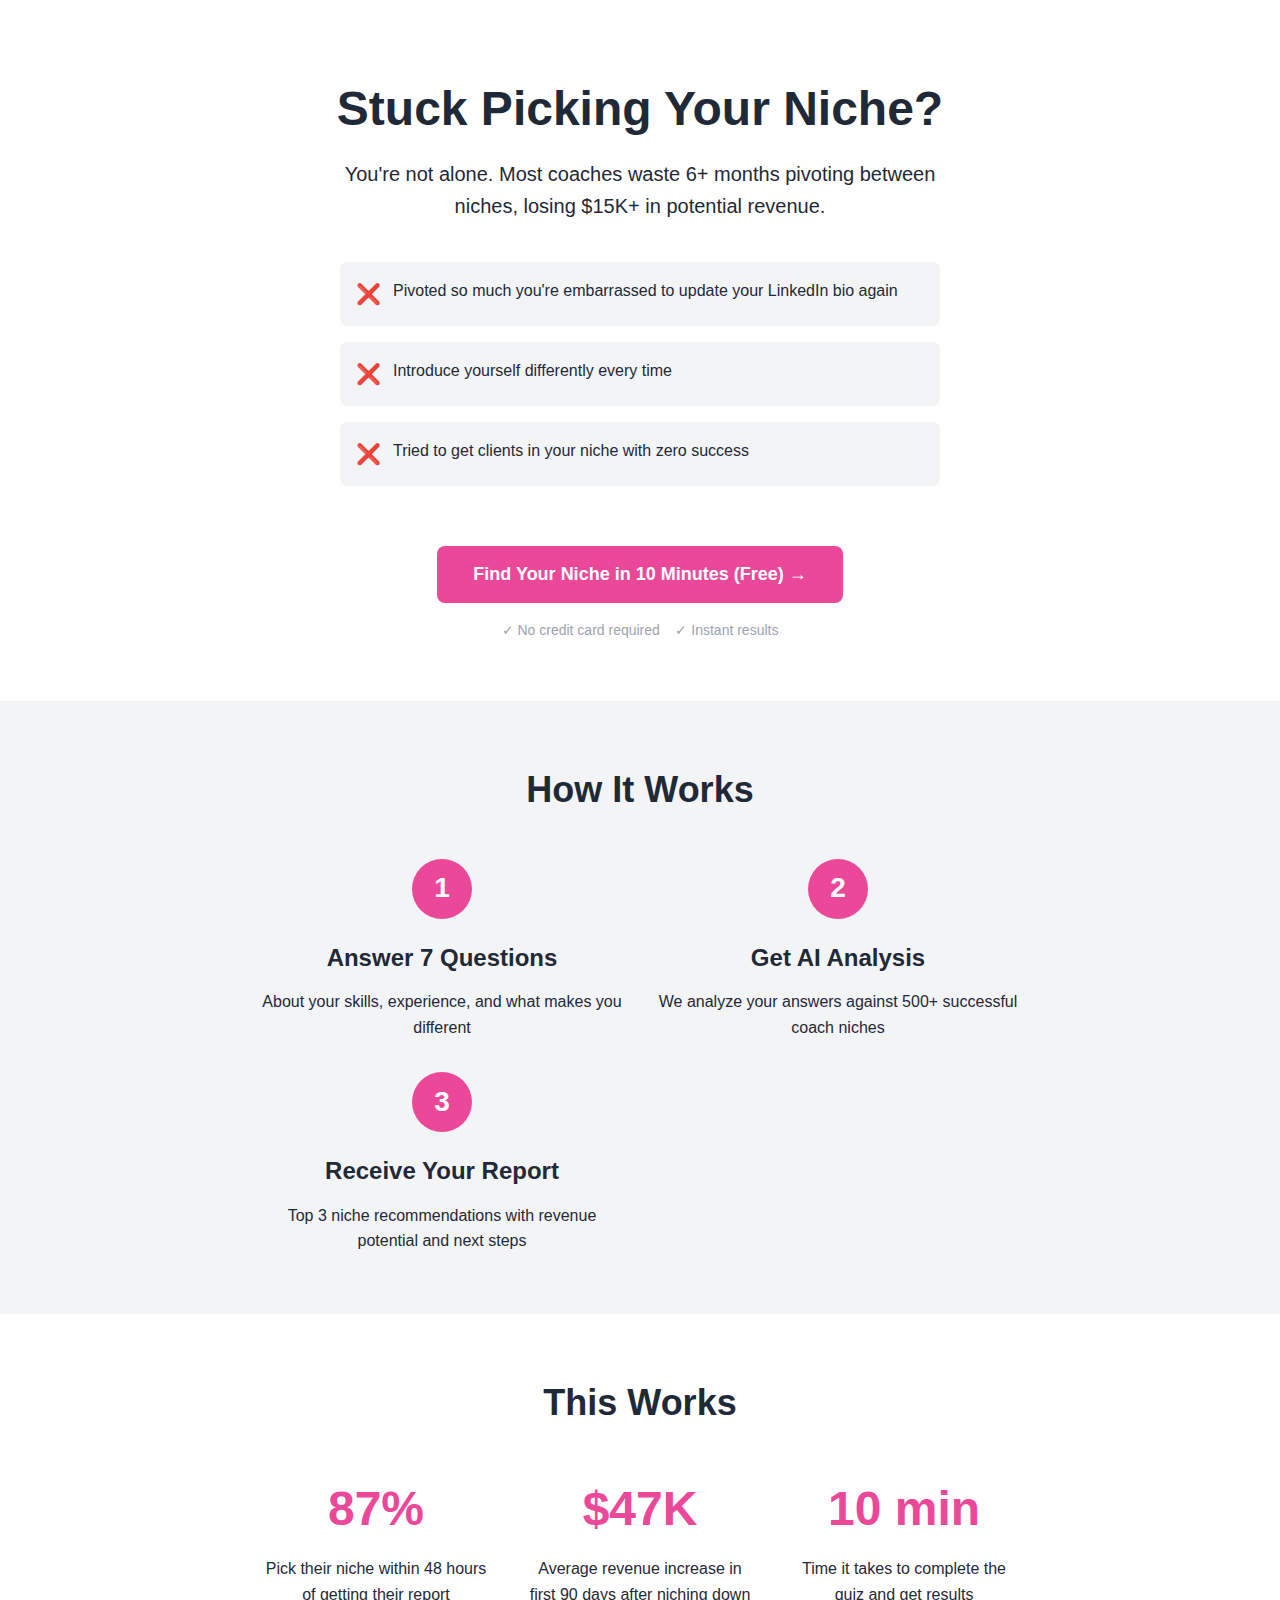
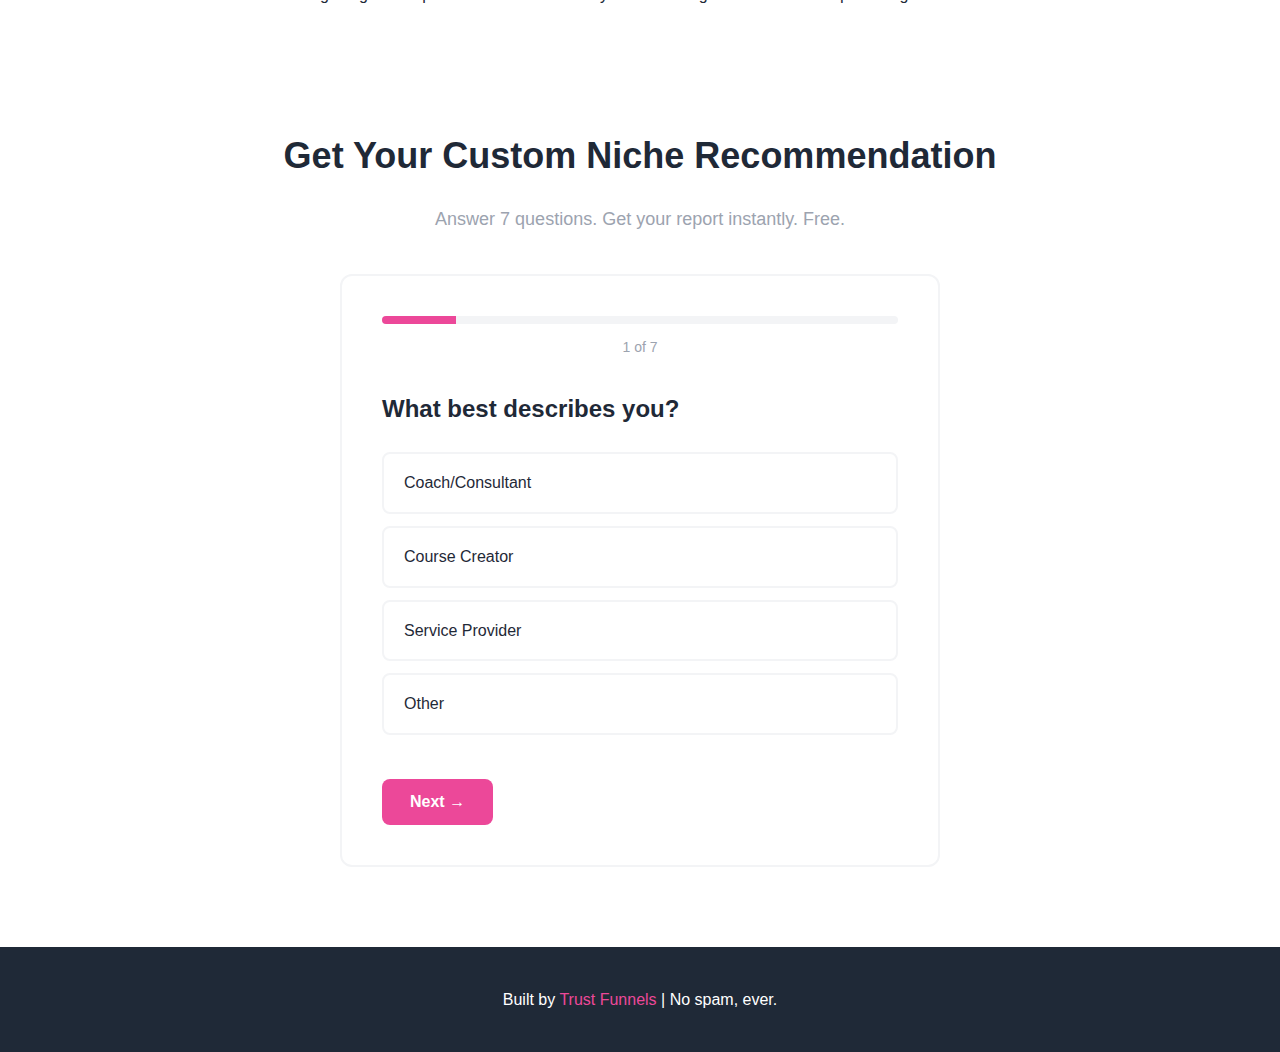
<file: index.html>
<!DOCTYPE html>
<html lang="en">
<head>
    <meta charset="UTF-8">
    <meta name="viewport" content="width=device-width, initial-scale=1.0">
    <title>Find Your Profitable Niche in 10 Minutes (Free)</title>
    <meta name="description" content="Stop pivoting. Get a data-backed niche recommendation based on your actual skills and experience.">
    
    <!-- Google Tag Manager - REPLACE WITH YOUR GTM ID -->
    <script>(function(w,d,s,l,i){w[l]=w[l]||[];w[l].push({'gtm.start':
    new Date().getTime(),event:'gtm.js'});var f=d.getElementsByTagName(s)[0],
    j=d.createElement(s),dl=l!='dataLayer'?'&l='+l:'';j.async=true;j.src=
    'https://www.googletagmanager.com/gtm.js?id='+i+dl;f.parentNode.insertBefore(j,f);
    })(window,document,'script','dataLayer','GTM-XXXXXXX');</script>
    <!-- End Google Tag Manager -->
    
    <link rel="stylesheet" href="styles.css">
</head>
<body>
    <!-- Google Tag Manager (noscript) -->
    <noscript><iframe src="https://www.googletagmanager.com/ns.html?id=GTM-XXXXXXX"
    height="0" width="0" style="display:none;visibility:hidden"></iframe></noscript>
    <!-- End Google Tag Manager (noscript) -->

    <!-- Hero Section -->
    <section class="hero">
        <div class="container">
            <h1>Stuck Picking Your Niche?</h1>
            <p class="subheadline">You're not alone. Most coaches waste 6+ months pivoting between niches, losing $15K+ in potential revenue.</p>
            
            <div class="pain-points">
                <div class="pain-point">
                    <span class="icon">❌</span>
                    <p>Pivoted so much you're embarrassed to update your LinkedIn bio again</p>
                </div>
                <div class="pain-point">
                    <span class="icon">❌</span>
                    <p>Introduce yourself differently every time</p>
                </div>
                <div class="pain-point">
                    <span class="icon">❌</span>
                    <p>Tried to get clients in your niche with zero success</p>
                </div>
            </div>

            <button class="cta-button" onclick="scrollToQuiz()">Find Your Niche in 10 Minutes (Free) →</button>
            <p class="trust-line">✓ No credit card required &nbsp;&nbsp; ✓ Instant results</p>
        </div>
    </section>

    <!-- How It Works -->
    <section class="how-it-works">
        <div class="container">
            <h2>How It Works</h2>
            <div class="steps">
                <div class="step">
                    <div class="step-number">1</div>
                    <h3>Answer 7 Questions</h3>
                    <p>About your skills, experience, and what makes you different</p>
                </div>
                <div class="step">
                    <div class="step-number">2</div>
                    <h3>Get AI Analysis</h3>
                    <p>We analyze your answers against 500+ successful coach niches</p>
                </div>
                <div class="step">
                    <div class="step-number">3</div>
                    <h3>Receive Your Report</h3>
                    <p>Top 3 niche recommendations with revenue potential and next steps</p>
                </div>
            </div>
        </div>
    </section>

    <!-- Social Proof -->
    <section class="social-proof">
        <div class="container">
            <h2>This Works</h2>
            <div class="stats">
                <div class="stat">
                    <div class="stat-number">87%</div>
                    <p>Pick their niche within 48 hours of getting their report</p>
                </div>
                <div class="stat">
                    <div class="stat-number">$47K</div>
                    <p>Average revenue increase in first 90 days after niching down</p>
                </div>
                <div class="stat">
                    <div class="stat-number">10 min</div>
                    <p>Time it takes to complete the quiz and get results</p>
                </div>
            </div>
        </div>
    </section>

    <!-- Quiz Section -->
    <section class="quiz-section" id="quiz">
        <div class="container">
            <h2>Get Your Custom Niche Recommendation</h2>
            <p class="quiz-intro">Answer 7 questions. Get your report instantly. Free.</p>
            
            <div class="quiz-container">
                <div class="progress-bar">
                    <div class="progress-fill" id="progressFill"></div>
                </div>
                <p class="progress-text"><span id="currentStep">1</span> of 7</p>

                <!-- Quiz Steps -->
                <form id="quizForm">
                    <!-- Step 1 -->
                    <div class="quiz-step active" data-step="1">
                        <h3>What best describes you?</h3>
                        <div class="options">
                            <label class="option-card">
                                <input type="radio" name="avatar" value="coach" required>
                                <span>Coach/Consultant</span>
                            </label>
                            <label class="option-card">
                                <input type="radio" name="avatar" value="course-creator" required>
                                <span>Course Creator</span>
                            </label>
                            <label class="option-card">
                                <input type="radio" name="avatar" value="service-provider" required>
                                <span>Service Provider</span>
                            </label>
                            <label class="option-card">
                                <input type="radio" name="avatar" value="other" required>
                                <span>Other</span>
                            </label>
                        </div>
                        <button type="button" class="next-button" onclick="nextStep()">Next →</button>
                    </div>

                    <!-- Step 2 -->
                    <div class="quiz-step" data-step="2">
                        <h3>What's your current monthly revenue?</h3>
                        <div class="options">
                            <label class="option-card">
                                <input type="radio" name="revenue" value="0-5k" required>
                                <span>$0-5K/month</span>
                            </label>
                            <label class="option-card">
                                <input type="radio" name="revenue" value="5k-20k" required>
                                <span>$5K-20K/month</span>
                            </label>
                            <label class="option-card">
                                <input type="radio" name="revenue" value="20k-50k" required>
                                <span>$20K-50K/month</span>
                            </label>
                            <label class="option-card">
                                <input type="radio" name="revenue" value="50k+" required>
                                <span>$50K+/month</span>
                            </label>
                        </div>
                        <button type="button" class="back-button" onclick="prevStep()">← Back</button>
                        <button type="button" class="next-button" onclick="nextStep()">Next →</button>
                    </div>

                    <!-- Step 3 - Email Capture -->
                    <div class="quiz-step" data-step="3">
                        <h3>Where should we send your niche report?</h3>
                        <p class="helper-text">We'll email you the full analysis in 60 seconds</p>
                        <input type="email" name="email" class="text-input" placeholder="your@email.com" required>
                        <button type="button" class="back-button" onclick="prevStep()">← Back</button>
                        <button type="button" class="next-button" onclick="nextStep()">Next →</button>
                    </div>

                    <!-- Step 4 -->
                    <div class="quiz-step" data-step="4">
                        <h3>Over the last 2-5 years, what are 3 skills or areas of knowledge you've invested in developing?</h3>
                        <p class="helper-text">Be specific - what have you learned, practiced, or mastered?</p>
                        <textarea name="skills_developed" class="text-input" rows="4" placeholder="Example: I learned Facebook ads, copywriting, and funnel building through courses and client work..." required></textarea>
                        <button type="button" class="back-button" onclick="prevStep()">← Back</button>
                        <button type="button" class="next-button" onclick="nextStep()">Next →</button>
                    </div>

                    <!-- Step 5 -->
                    <div class="quiz-step" data-step="5">
                        <h3>What are all the jobs/roles you've had in your career?</h3>
                        <p class="helper-text">Be specific about what you did - not just "marketing" but "Facebook ads manager for health brand selling supplements"</p>
                        <textarea name="career_history" class="text-input" rows="5" placeholder="Example: Facebook ads manager for a health brand (2 years), marketing consultant for coaches (1 year), corporate sales rep (3 years)..." required></textarea>
                        <button type="button" class="back-button" onclick="prevStep()">← Back</button>
                        <button type="button" class="next-button" onclick="nextStep()">Next →</button>
                    </div>

                    <!-- Step 6 -->
                    <div class="quiz-step" data-step="6">
                        <h3>What is ONE outcome you could deliver with almost 100% certainty?</h3>
                        <p class="helper-text">Be ultra-specific about what you can guarantee you'll do right</p>
                        <textarea name="certain_outcome" class="text-input" rows="4" placeholder="Example: I can design and launch a lead generation campaign in Meta ads for fitness coaches to get leads for their coaching program..." required></textarea>
                        <button type="button" class="back-button" onclick="prevStep()">← Back</button>
                        <button type="button" class="next-button" onclick="nextStep()">Next →</button>
                    </div>

                    <!-- Step 7 -->
                    <div class="quiz-step" data-step="7">
                        <h3>Over the last 2-5 years, what are 3 challenges you've faced and overcome in business?</h3>
                        <p class="helper-text">What problems did you solve? What did you learn?</p>
                        <textarea name="challenges_overcome" class="text-input" rows="5" placeholder="Example: I was broke and didn't know how to get clients, built my first funnel and made $10K in 30 days, scaled to $50K/month by testing everything..." required></textarea>
                        <button type="button" class="back-button" onclick="prevStep()">← Back</button>
                        <button type="submit" class="submit-button" id="submitButton">Get My Niche Report →</button>
                    </div>
                </form>

                <!-- Loading State -->
                <div class="loading-state" id="loadingState" style="display: none;">
                    <div class="spinner"></div>
                    <p>Analyzing your answers...</p>
                    <p class="small">This takes about 30 seconds</p>
                </div>
            </div>
        </div>
    </section>

    <!-- Footer -->
    <footer>
        <div class="container">
            <p>Built by <a href="https://trustfunnels.com" target="_blank">Trust Funnels</a> | No spam, ever.</p>
        </div>
    </footer>

    <script src="script.js"></script>
</body>
</html>
</file>
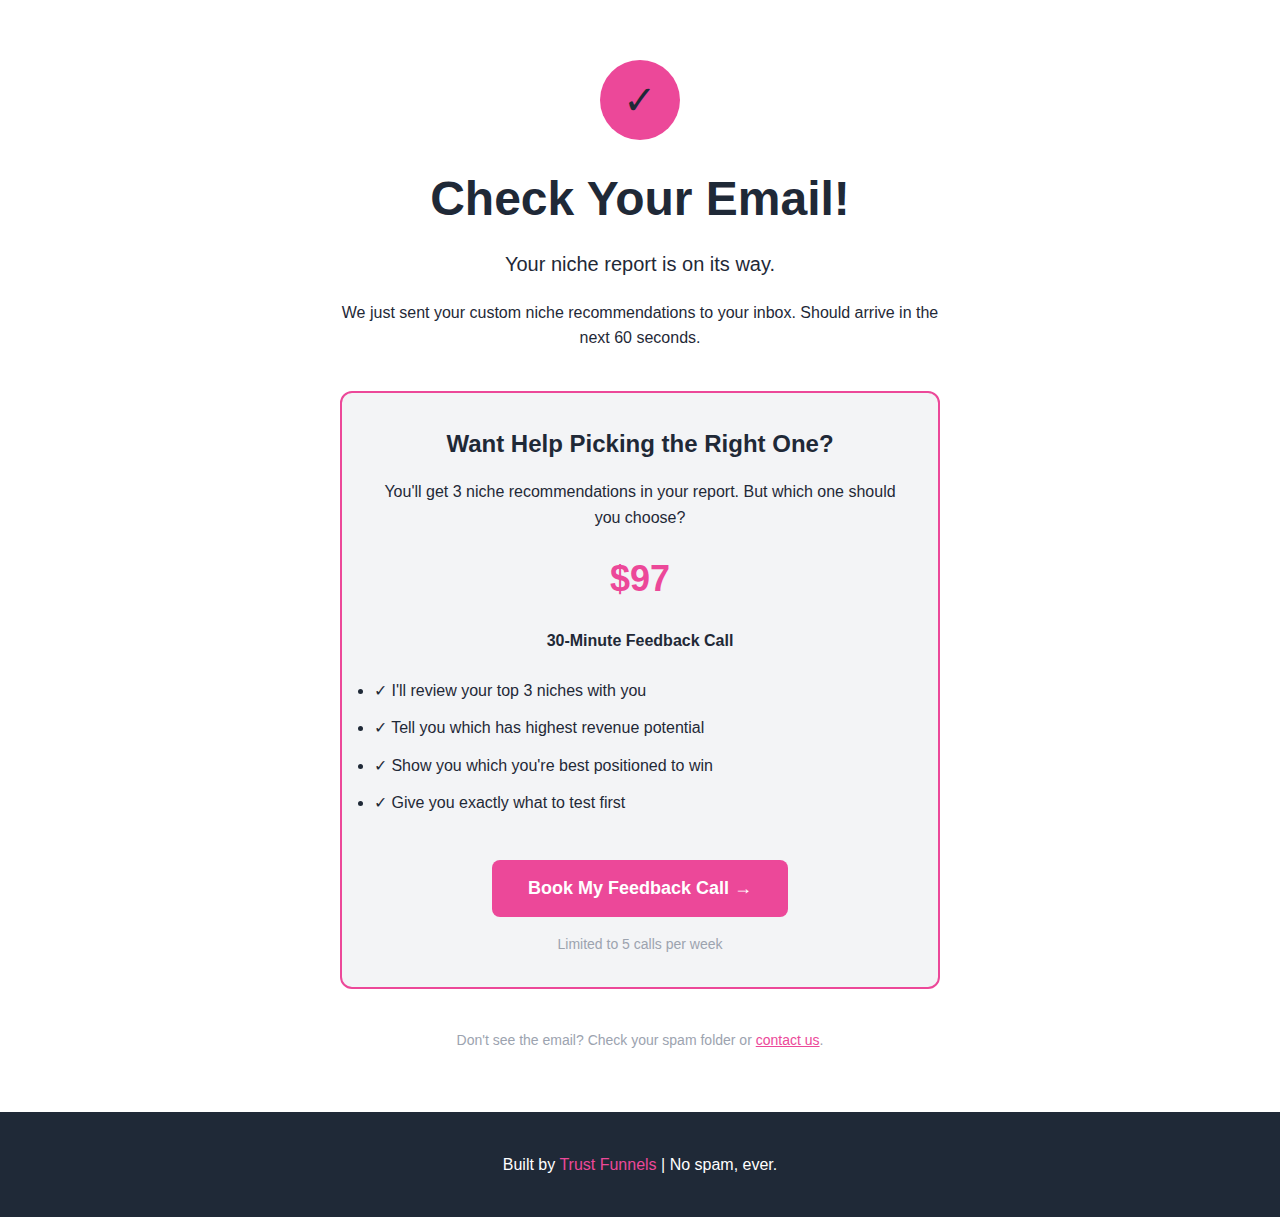
<file: thank-you.html>
<!DOCTYPE html>
<html lang="en">
<head>
    <meta charset="UTF-8">
    <meta name="viewport" content="width=device-width, initial-scale=1.0">
    <title>Check Your Email - Niche Report Sent</title>
    <link rel="stylesheet" href="styles.css">
    <style>
        .thank-you-section {
            min-height: 80vh;
            display: flex;
            align-items: center;
            justify-content: center;
            text-align: center;
            padding: 60px 20px;
        }
        .thank-you-content {
            max-width: 600px;
        }
        .checkmark {
            width: 80px;
            height: 80px;
            background: var(--pink);
            border-radius: 50%;
            display: flex;
            align-items: center;
            justify-content: center;
            margin: 0 auto 30px;
            font-size: 40px;
        }
        .upsell-box {
            background: var(--light-gray);
            border: 2px solid var(--pink);
            border-radius: 12px;
            padding: 32px;
            margin-top: 40px;
        }
        .upsell-box h3 {
            margin-bottom: 16px;
        }
        .price {
            font-size: 36px;
            font-weight: 800;
            color: var(--pink);
            margin: 20px 0;
        }
        .upsell-benefits {
            text-align: left;
            margin: 24px 0;
        }
        .upsell-benefits li {
            margin-bottom: 12px;
            font-size: 16px;
        }
    </style>
</head>
<body>
    <section class="thank-you-section">
        <div class="thank-you-content">
            <div class="checkmark">✓</div>
            <h1>Check Your Email!</h1>
            <p style="font-size: 20px; margin-bottom: 20px;">Your niche report is on its way.</p>
            <p>We just sent your custom niche recommendations to your inbox. Should arrive in the next 60 seconds.</p>
            
            <div class="upsell-box">
                <h3>Want Help Picking the Right One?</h3>
                <p>You'll get 3 niche recommendations in your report. But which one should you choose?</p>
                
                <div class="price">$97</div>
                <p style="font-weight: 600; margin-bottom: 24px;">30-Minute Feedback Call</p>
                
                <ul class="upsell-benefits">
                    <li>✓ I'll review your top 3 niches with you</li>
                    <li>✓ Tell you which has highest revenue potential</li>
                    <li>✓ Show you which you're best positioned to win</li>
                    <li>✓ Give you exactly what to test first</li>
                </ul>
                
                <button class="cta-button" onclick="trackUpsellClick()">Book My Feedback Call →</button>
                <p class="trust-line">Limited to 5 calls per week</p>
            </div>
            
            <p style="margin-top: 40px; font-size: 14px; color: var(--medium-gray);">
                Don't see the email? Check your spam folder or <a href="mailto:support@trustfunnels.com" style="color: var(--pink);">contact us</a>.
            </p>
        </div>
    </section>

    <footer>
        <div class="container">
            <p>Built by <a href="https://trustfunnels.com" target="_blank">Trust Funnels</a> | No spam, ever.</p>
        </div>
    </footer>

    <script>
        function trackUpsellClick() {
            // Track in GTM
            if (typeof window.dataLayer !== 'undefined') {
                window.dataLayer.push({
                    'event': 'upsell_clicked'
                });
            }
            
            // Redirect to Stripe payment link (you'll create this)
            window.location.href = 'https://buy.stripe.com/YOUR_PAYMENT_LINK';
        }
    </script>
</body>
</html>
</file>
<file: styles.css>
/* Trust Funnels Brand Colors */
:root {
    --pink: #EC4899;
    --dark-pink: #DB2777;
    --charcoal: #1F2937;
    --white: #FFFFFF;
    --light-gray: #F3F4F6;
    --medium-gray: #9CA3AF;
}

/* Reset & Base */
* {
    margin: 0;
    padding: 0;
    box-sizing: border-box;
}

body {
    font-family: -apple-system, BlinkMacSystemFont, 'Inter', 'Segoe UI', 'Roboto', 'Helvetica', 'Arial', sans-serif;
    line-height: 1.6;
    color: var(--charcoal);
    background: var(--white);
}

.container {
    max-width: 800px;
    margin: 0 auto;
    padding: 0 20px;
}

/* Typography */
h1 {
    font-size: 48px;
    font-weight: 800;
    line-height: 1.2;
    margin-bottom: 20px;
}

h2 {
    font-size: 36px;
    font-weight: 700;
    margin-bottom: 20px;
    text-align: center;
}

h3 {
    font-size: 24px;
    font-weight: 600;
    margin-bottom: 12px;
}

@media (max-width: 768px) {
    h1 { font-size: 32px; }
    h2 { font-size: 28px; }
    h3 { font-size: 20px; }
}

/* Hero Section */
.hero {
    background: var(--white);
    padding: 80px 0 60px;
    text-align: center;
}

.subheadline {
    font-size: 20px;
    color: var(--charcoal);
    margin-bottom: 40px;
    max-width: 600px;
    margin-left: auto;
    margin-right: auto;
}

.pain-points {
    display: flex;
    flex-direction: column;
    gap: 16px;
    max-width: 600px;
    margin: 40px auto;
}

.pain-point {
    display: flex;
    align-items: flex-start;
    gap: 12px;
    padding: 16px;
    background: var(--light-gray);
    border-radius: 8px;
    text-align: left;
}

.pain-point .icon {
    font-size: 20px;
    flex-shrink: 0;
}

.pain-point p {
    margin: 0;
    font-size: 16px;
}

/* Buttons */
.cta-button, .submit-button {
    background: var(--pink);
    color: var(--white);
    border: none;
    padding: 18px 36px;
    font-size: 18px;
    font-weight: 700;
    border-radius: 8px;
    cursor: pointer;
    transition: all 0.2s;
    margin-top: 20px;
}

.cta-button:hover, .submit-button:hover {
    background: var(--dark-pink);
    transform: translateY(-2px);
}

.trust-line {
    margin-top: 16px;
    font-size: 14px;
    color: var(--medium-gray);
}

.next-button, .back-button {
    padding: 14px 28px;
    font-size: 16px;
    font-weight: 600;
    border-radius: 8px;
    cursor: pointer;
    transition: all 0.2s;
    margin-top: 20px;
}

.next-button {
    background: var(--pink);
    color: var(--white);
    border: none;
}

.next-button:hover {
    background: var(--dark-pink);
}

.back-button {
    background: transparent;
    color: var(--charcoal);
    border: 2px solid var(--charcoal);
    margin-right: 12px;
}

.back-button:hover {
    background: var(--light-gray);
}

/* How It Works Section */
.how-it-works {
    background: var(--light-gray);
    padding: 60px 0;
}

.steps {
    display: grid;
    grid-template-columns: repeat(auto-fit, minmax(250px, 1fr));
    gap: 32px;
    margin-top: 40px;
}

.step {
    text-align: center;
}

.step-number {
    width: 60px;
    height: 60px;
    background: var(--pink);
    color: var(--white);
    border-radius: 50%;
    display: flex;
    align-items: center;
    justify-content: center;
    font-size: 28px;
    font-weight: 700;
    margin: 0 auto 20px;
}

/* Social Proof Section */
.social-proof {
    padding: 60px 0;
    background: var(--white);
}

.stats {
    display: grid;
    grid-template-columns: repeat(auto-fit, minmax(200px, 1fr));
    gap: 32px;
    margin-top: 40px;
}

.stat {
    text-align: center;
}

.stat-number {
    font-size: 48px;
    font-weight: 800;
    color: var(--pink);
    margin-bottom: 8px;
}

.stat p {
    font-size: 16px;
    color: var(--charcoal);
}

/* Quiz Section */
.quiz-section {
    background: var(--white);
    padding: 60px 0 80px;
}

.quiz-intro {
    text-align: center;
    font-size: 18px;
    color: var(--medium-gray);
    margin-bottom: 40px;
}

.quiz-container {
    max-width: 600px;
    margin: 0 auto;
    background: var(--white);
    border: 2px solid var(--light-gray);
    border-radius: 12px;
    padding: 40px;
}

/* Progress Bar */
.progress-bar {
    width: 100%;
    height: 8px;
    background: var(--light-gray);
    border-radius: 4px;
    margin-bottom: 12px;
    overflow: hidden;
}

.progress-fill {
    height: 100%;
    background: var(--pink);
    width: 14.28%; /* 1/7 steps */
    transition: width 0.3s ease;
}

.progress-text {
    text-align: center;
    font-size: 14px;
    color: var(--medium-gray);
    margin-bottom: 32px;
}

/* Quiz Steps */
.quiz-step {
    display: none;
}

.quiz-step.active {
    display: block;
    animation: fadeIn 0.3s ease;
}

@keyframes fadeIn {
    from { opacity: 0; transform: translateY(10px); }
    to { opacity: 1; transform: translateY(0); }
}

/* Options (Radio Buttons) */
.options {
    display: flex;
    flex-direction: column;
    gap: 12px;
    margin: 24px 0;
}

.option-card {
    display: block;
    padding: 16px 20px;
    border: 2px solid var(--light-gray);
    border-radius: 8px;
    cursor: pointer;
    transition: all 0.2s;
    background: var(--white);
}

.option-card:hover {
    border-color: var(--pink);
    background: rgba(236, 72, 153, 0.05);
}

.option-card input[type="radio"] {
    display: none;
}

.option-card input[type="radio"]:checked + span {
    font-weight: 600;
}

.option-card input[type="radio"]:checked ~ * {
    border-color: var(--pink);
}

.option-card:has(input[type="radio"]:checked) {
    border-color: var(--pink);
    background: rgba(236, 72, 153, 0.1);
}

.option-card span {
    display: block;
    font-size: 16px;
    color: var(--charcoal);
}

/* Text Inputs */
.text-input {
    width: 100%;
    padding: 16px;
    border: 2px solid var(--light-gray);
    border-radius: 8px;
    font-size: 16px;
    font-family: inherit;
    margin: 20px 0;
    transition: border-color 0.2s;
}

.text-input:focus {
    outline: none;
    border-color: var(--pink);
}

.helper-text {
    font-size: 14px;
    color: var(--medium-gray);
    margin-top: -8px;
    margin-bottom: 12px;
}

/* Loading State */
.loading-state {
    text-align: center;
    padding: 60px 20px;
}

.spinner {
    width: 60px;
    height: 60px;
    border: 4px solid var(--light-gray);
    border-top-color: var(--pink);
    border-radius: 50%;
    margin: 0 auto 20px;
    animation: spin 1s linear infinite;
}

@keyframes spin {
    to { transform: rotate(360deg); }
}

.loading-state p {
    font-size: 18px;
    color: var(--charcoal);
    margin-bottom: 8px;
}

.loading-state .small {
    font-size: 14px;
    color: var(--medium-gray);
}

/* Footer */
footer {
    background: var(--charcoal);
    color: var(--white);
    padding: 40px 0;
    text-align: center;
}

footer a {
    color: var(--pink);
    text-decoration: none;
}

footer a:hover {
    text-decoration: underline;
}

/* Mobile Responsive */
@media (max-width: 768px) {
    .hero { padding: 40px 0 30px; }
    .quiz-container { padding: 24px; }
    .steps { grid-template-columns: 1fr; }
    .stats { grid-template-columns: 1fr; }
}
</file>
